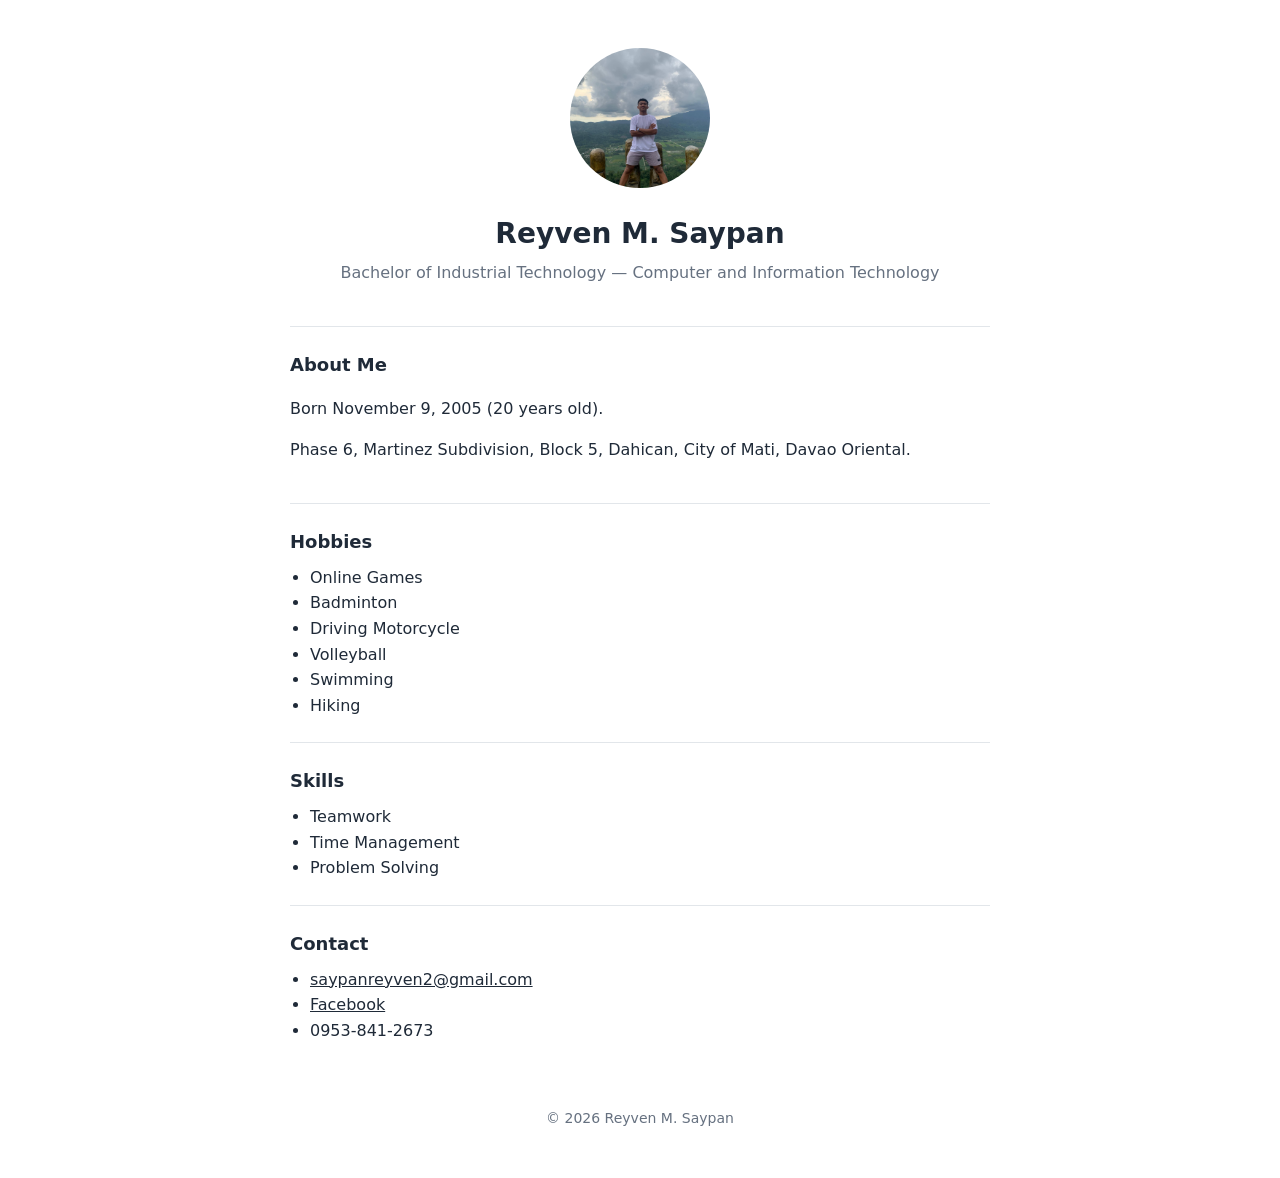
<file: index.html>
<!DOCTYPE html>
<html lang="en">
<head>
<meta charset="UTF-8">
<meta name="viewport" content="width=device-width, initial-scale=1.0">
<title>Reyven M. Saypan</title>
<link rel="stylesheet" href="style.css">
</head>
<body>

<header>
    <img src="reyvensaypan.jpg" alt="Reyven M. Saypan" class="photo">
    <h1>Reyven M. Saypan</h1>
    <p>Bachelor of Industrial Technology — Computer and Information Technology</p>
</header>

<main>
    <section>
        <h2>About Me</h2>
        <p>Born November 9, 2005 (20 years old).</p>
        <p>Phase 6, Martinez Subdivision, Block 5, Dahican, City of Mati, Davao Oriental.</p>
    </section>

    <section>
        <h2>Hobbies</h2>
        <ul>
            <li>Online Games</li>
            <li>Badminton</li>
            <li>Driving Motorcycle</li>
            <li>Volleyball</li>
            <li>Swimming</li>
            <li>Hiking</li>
        </ul>
    </section>

    <section>
        <h2>Skills</h2>
        <ul>
            <li>Teamwork</li>
            <li>Time Management</li>
            <li>Problem Solving</li>
        </ul>
    </section>

    <section>
        <h2>Contact</h2>
        <ul>
            <li><a href="mailto:saypanreyven2@gmail.com">saypanreyven2@gmail.com</a></li>
            <li><a href="https://www.facebook.com/reyven.m.saypan">Facebook</a></li>
            <li>0953-841-2673</li>
        </ul>
    </section>
</main>

<footer>© 2026 Reyven M. Saypan</footer>

</body>
</html>
</file>
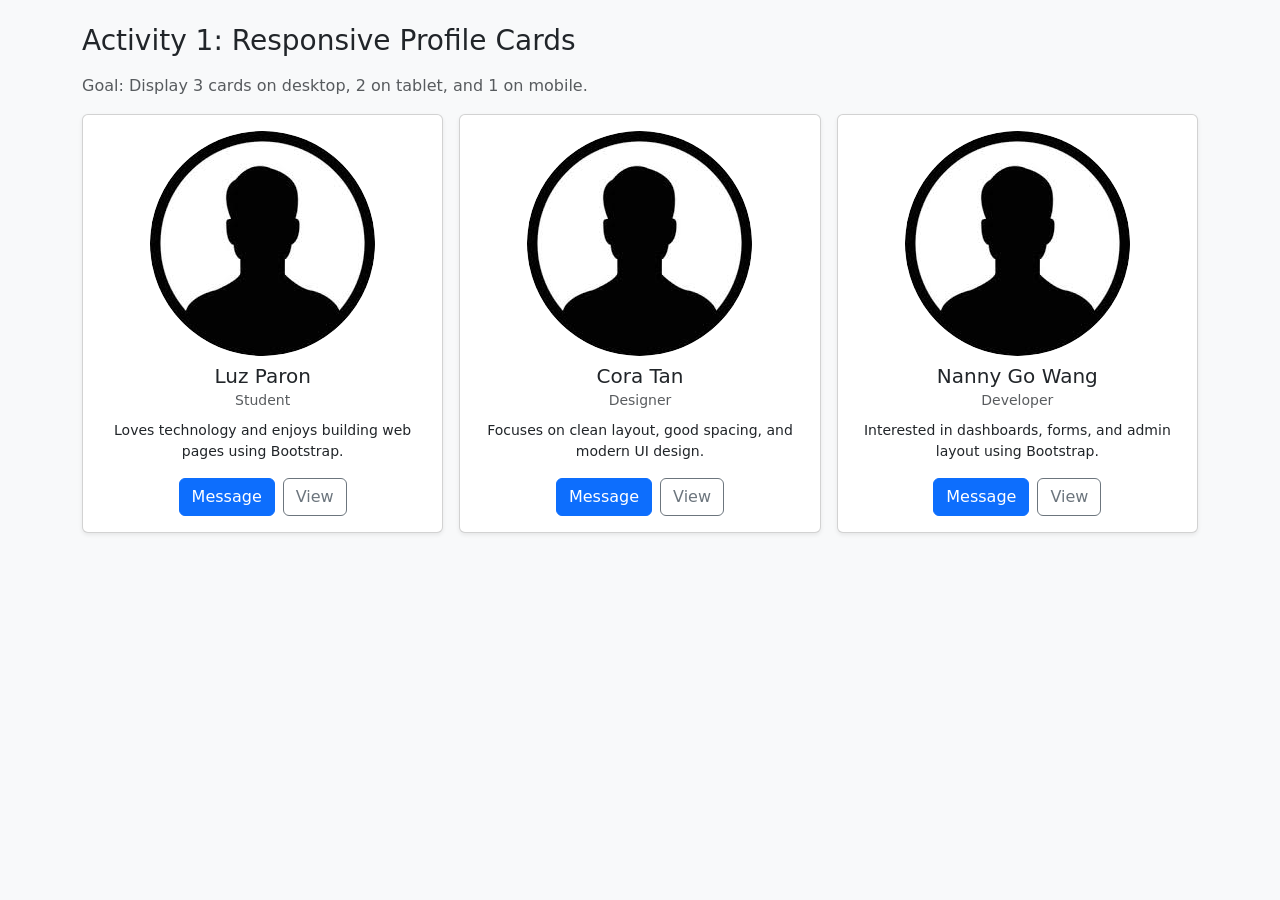
<file: reyvensaypan_php/bootstrap_activities/activity1.html>
<!DOCTYPE html>
<html lang="en">
<head>
  <meta charset="UTF-8" />
  <meta name="viewport" content="width=device-width, initial-scale=1.0" />
  <title>Activity 1 - Profile Cards</title>
  <link rel="stylesheet" href="assets/bootstrap/css/bootstrap.min.css">
</head>
<body class="bg-light">

  <div class="container py-4">
    <h3 class="mb-3">Activity 1: Responsive Profile Cards</h3>
    <p class="text-muted">Goal: Display 3 cards on desktop, 2 on tablet, and 1 on mobile.</p>

    <div class="row g-3">
      <!-- CARD 1 -->
      <div class="col-12 col-md-6 col-lg-4">
        <div class="card shadow-sm h-100">
          <div class="card-body text-center">
            <img src="image/profile.jpg" class="rounded-circle mb-2" alt="Profile">
            <h5 class="mb-0">Luz Paron</h5>
            <small class="text-muted">Student</small>

            <p class="mt-2 small">
              Loves technology and enjoys building web pages using Bootstrap.
            </p>

            <div class="d-grid gap-2 d-sm-flex justify-content-sm-center">
              <button class="btn btn-primary">Message</button>
              <button class="btn btn-outline-secondary">View</button>
            </div>
          </div>
        </div>
      </div>

      <!-- CARD 2 -->
      <div class="col-12 col-md-6 col-lg-4">
        <div class="card shadow-sm h-100">
          <div class="card-body text-center">
            <img src="image/profile.jpg" class="rounded-circle mb-2" alt="Profile">
            <h5 class="mb-0">Cora Tan</h5>
            <small class="text-muted">Designer</small>

            <p class="mt-2 small">
              Focuses on clean layout, good spacing, and modern UI design.
            </p>

            <div class="d-grid gap-2 d-sm-flex justify-content-sm-center">
              <button class="btn btn-primary">Message</button>
              <button class="btn btn-outline-secondary">View</button>
            </div>
          </div>
        </div>
      </div>

      <!-- CARD 3 -->
      <div class="col-12 col-md-6 col-lg-4">
        <div class="card shadow-sm h-100">
          <div class="card-body text-center">
            <img src="image/profile.jpg" class="rounded-circle mb-2" alt="Profile">
            <h5 class="mb-0">Nanny Go Wang</h5>
            <small class="text-muted">Developer</small>

            <p class="mt-2 small">
              Interested in dashboards, forms, and admin layout using Bootstrap.
            </p>

            <div class="d-grid gap-2 d-sm-flex justify-content-sm-center">
              <button class="btn btn-primary">Message</button>
              <button class="btn btn-outline-secondary">View</button>
            </div>
          </div>
        </div>
      </div>
    </div>
  </div>

  <script src="assets/bootstrap/js/bootstrap.bundle.min.js"></script>
</body>
</html>
</file>
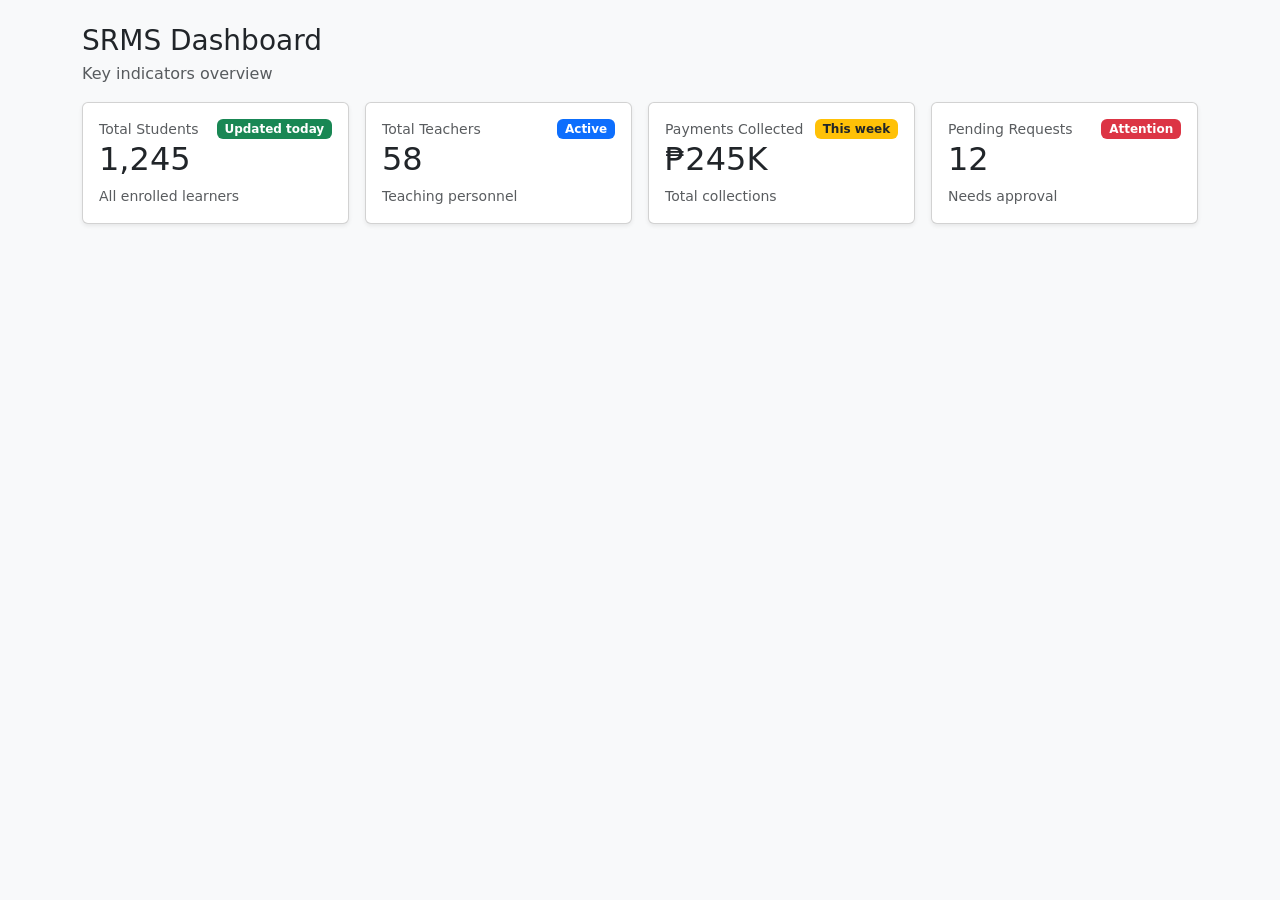
<file: reyvensaypan_php/bootstrap_activities/activity2.html>
<!DOCTYPE html>
<html lang="en">
<head>
  <meta charset="UTF-8" />
  <meta name="viewport" content="width=device-width, initial-scale=1.0" />
  <title>Activity 2 - KPI Dashboard</title>
  <link rel="stylesheet" href="assets/bootstrap/css/bootstrap.min.css">
</head>
<body class="bg-light">

  <div class="container py-4">
    <h3 class="mb-1">SRMS Dashboard</h3>
    <p class="text-muted">Key indicators overview</p>

    <div class="row g-3">
      <!-- KPI 1 -->
      <div class="col-12 col-md-6 col-lg-3">
        <div class="card shadow-sm">
          <div class="card-body">
            <div class="d-flex justify-content-between align-items-start">
              <div>
                <div class="text-muted small">Total Students</div>
                <h2 class="mb-0">1,245</h2>
              </div>
              <span class="badge bg-success">Updated today</span>
            </div>
            <div class="small text-muted mt-2">All enrolled learners</div>
          </div>
        </div>
      </div>

      <!-- KPI 2 -->
      <div class="col-12 col-md-6 col-lg-3">
        <div class="card shadow-sm">
          <div class="card-body">
            <div class="d-flex justify-content-between align-items-start">
              <div>
                <div class="text-muted small">Total Teachers</div>
                <h2 class="mb-0">58</h2>
              </div>
              <span class="badge bg-primary">Active</span>
            </div>
            <div class="small text-muted mt-2">Teaching personnel</div>
          </div>
        </div>
      </div>

      <!-- KPI 3 -->
      <div class="col-12 col-md-6 col-lg-3">
        <div class="card shadow-sm">
          <div class="card-body">
            <div class="d-flex justify-content-between align-items-start">
              <div>
                <div class="text-muted small">Payments Collected</div>
                <h2 class="mb-0">₱245K</h2>
              </div>
              <span class="badge bg-warning text-dark">This week</span>
            </div>
            <div class="small text-muted mt-2">Total collections</div>
          </div>
        </div>
      </div>

      <!-- KPI 4 -->
      <div class="col-12 col-md-6 col-lg-3">
        <div class="card shadow-sm">
          <div class="card-body">
            <div class="d-flex justify-content-between align-items-start">
              <div>
                <div class="text-muted small">Pending Requests</div>
                <h2 class="mb-0">12</h2>
              </div>
              <span class="badge bg-danger">Attention</span>
            </div>
            <div class="small text-muted mt-2">Needs approval</div>
          </div>
        </div>
      </div>
    </div>
  </div>

  <script src="assets/bootstrap/js/bootstrap.bundle.min.js"></script>
</body>
</html>
</file>
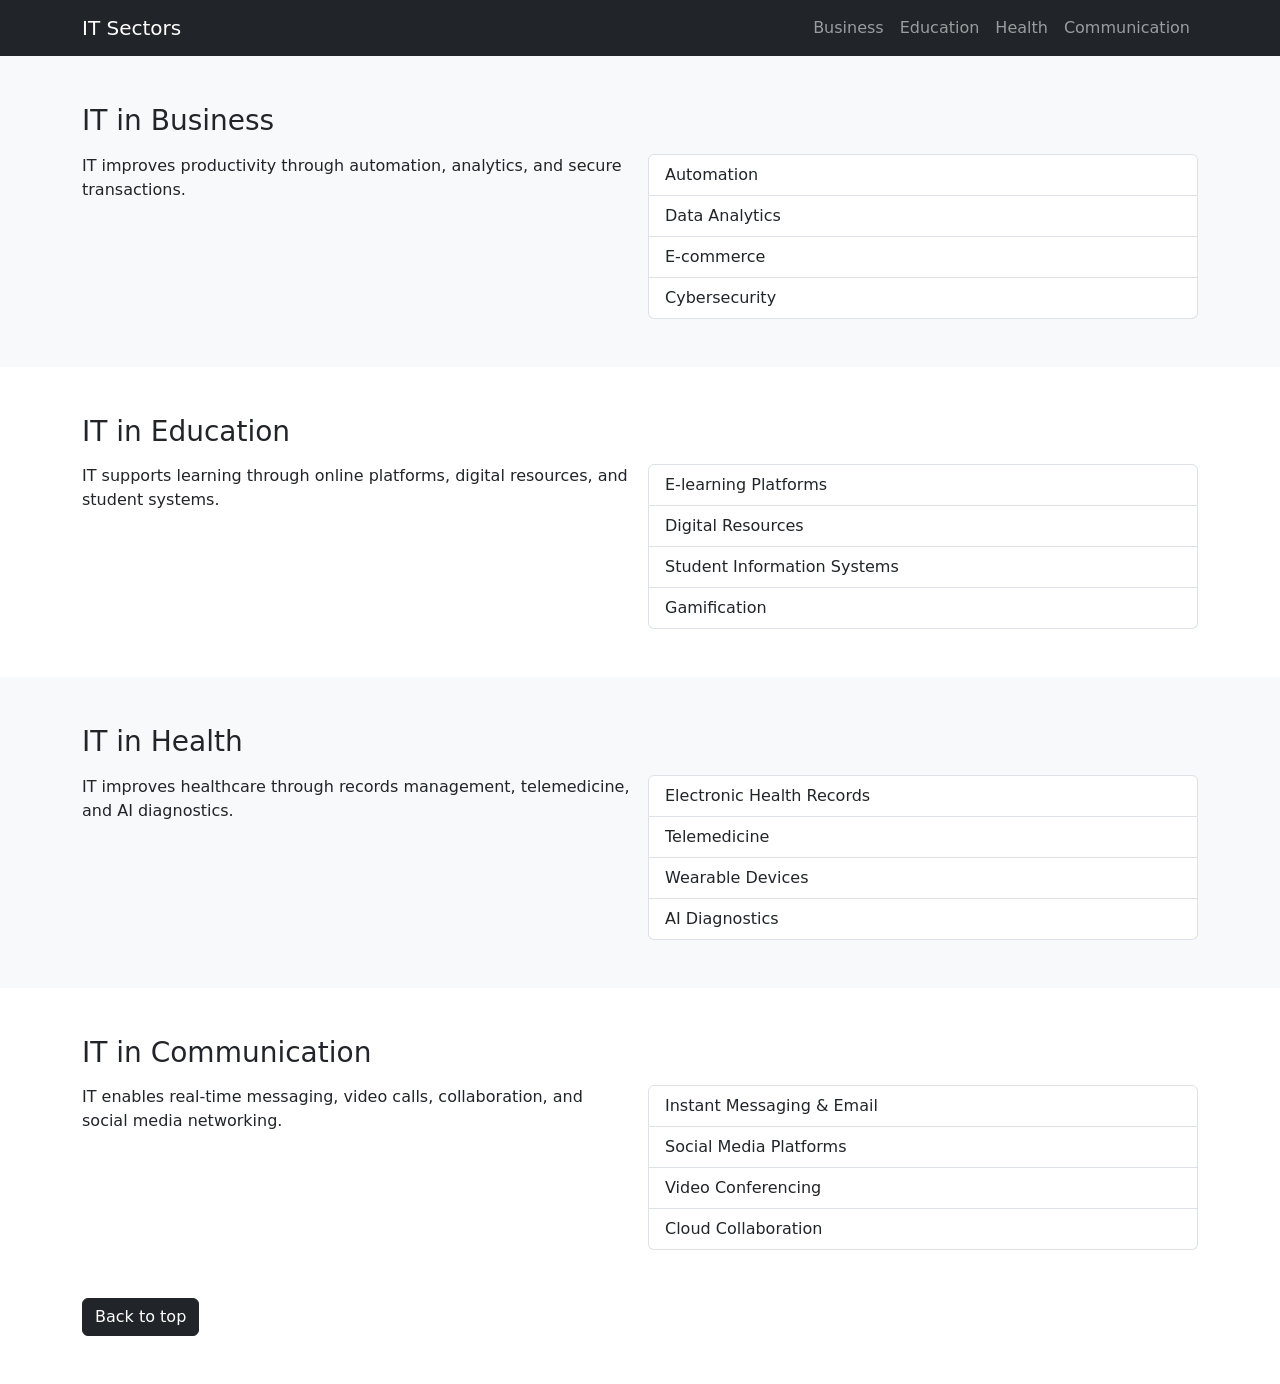
<file: reyvensaypan_php/bootstrap_activities/activity3.html>
<!DOCTYPE html>
<html lang="en">
<head>
  <meta charset="UTF-8" />
  <meta name="viewport" content="width=device-width, initial-scale=1.0" />
  <title>Activity 3 - IT Sectors</title>
  <link rel="stylesheet" href="assets/bootstrap/css/bootstrap.min.css">
</head>
<body>

  <nav class="navbar navbar-expand-lg navbar-dark bg-dark sticky-top">
    <div class="container">
      <a class="navbar-brand" href="#">IT Sectors</a>

      <button class="navbar-toggler" type="button" data-bs-toggle="collapse" data-bs-target="#navMenu">
        <span class="navbar-toggler-icon"></span>
      </button>

      <div class="collapse navbar-collapse" id="navMenu">
        <ul class="navbar-nav ms-auto">
          <li class="nav-item"><a class="nav-link" href="#business">Business</a></li>
          <li class="nav-item"><a class="nav-link" href="#education">Education</a></li>
          <li class="nav-item"><a class="nav-link" href="#health">Health</a></li>
          <li class="nav-item"><a class="nav-link" href="#communication">Communication</a></li>
        </ul>
      </div>
    </div>
  </nav>

  <!-- BUSINESS -->
  <section id="business" class="py-5 bg-light">
    <div class="container">
      <h3 class="mb-3">IT in Business</h3>
      <div class="row g-3">
        <div class="col-md-6">
          <p>IT improves productivity through automation, analytics, and secure transactions.</p>
        </div>
        <div class="col-md-6">
          <ul class="list-group">
            <li class="list-group-item">Automation</li>
            <li class="list-group-item">Data Analytics</li>
            <li class="list-group-item">E-commerce</li>
            <li class="list-group-item">Cybersecurity</li>
          </ul>
        </div>
      </div>
    </div>
  </section>

  <!-- EDUCATION -->
  <section id="education" class="py-5">
    <div class="container">
      <h3 class="mb-3">IT in Education</h3>
      <div class="row g-3">
        <div class="col-md-6">
          <p>IT supports learning through online platforms, digital resources, and student systems.</p>
        </div>
        <div class="col-md-6">
          <ul class="list-group">
            <li class="list-group-item">E-learning Platforms</li>
            <li class="list-group-item">Digital Resources</li>
            <li class="list-group-item">Student Information Systems</li>
            <li class="list-group-item">Gamification</li>
          </ul>
        </div>
      </div>
    </div>
  </section>

  <!-- HEALTH -->
  <section id="health" class="py-5 bg-light">
    <div class="container">
      <h3 class="mb-3">IT in Health</h3>
      <div class="row g-3">
        <div class="col-md-6">
          <p>IT improves healthcare through records management, telemedicine, and AI diagnostics.</p>
        </div>
        <div class="col-md-6">
          <ul class="list-group">
            <li class="list-group-item">Electronic Health Records</li>
            <li class="list-group-item">Telemedicine</li>
            <li class="list-group-item">Wearable Devices</li>
            <li class="list-group-item">AI Diagnostics</li>
          </ul>
        </div>
      </div>
    </div>
  </section>

  <!-- COMMUNICATION -->
  <section id="communication" class="py-5">
    <div class="container">
      <h3 class="mb-3">IT in Communication</h3>
      <div class="row g-3">
        <div class="col-md-6">
          <p>IT enables real-time messaging, video calls, collaboration, and social media networking.</p>
        </div>
        <div class="col-md-6">
          <ul class="list-group">
            <li class="list-group-item">Instant Messaging & Email</li>
            <li class="list-group-item">Social Media Platforms</li>
            <li class="list-group-item">Video Conferencing</li>
            <li class="list-group-item">Cloud Collaboration</li>
          </ul>
        </div>
      </div>
    </div>
  </section>

  <div class="container pb-5">
    <a href="#" class="btn btn-dark">Back to top</a>
  </div>

  <script src="assets/bootstrap/js/bootstrap.bundle.min.js"></script>
</body>
</html>
</file>
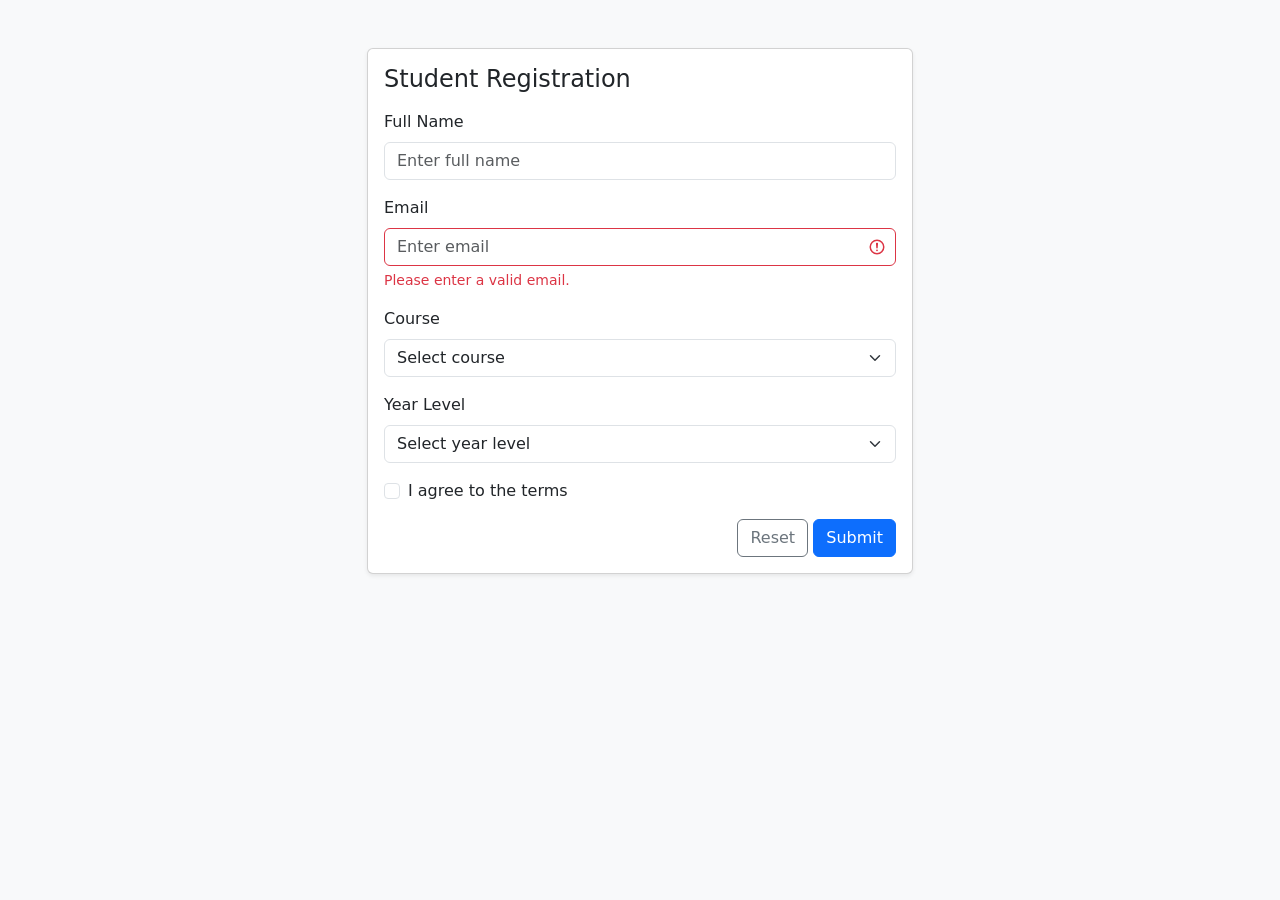
<file: reyvensaypan_php/bootstrap_activities/activity4.html>
<!DOCTYPE html>
<html lang="en">
<head>
  <meta charset="UTF-8" />
  <meta name="viewport" content="width=device-width, initial-scale=1.0" />
  <title>Activity 4 - Registration Form</title>
  <link rel="stylesheet" href="assets/bootstrap/css/bootstrap.min.css">
</head>
<body class="bg-light">

  <div class="container py-5">
    <div class="row justify-content-center">
      <div class="col-12 col-md-8 col-lg-6">
        <div class="card shadow-sm">
          <div class="card-body">
            <h4 class="mb-3">Student Registration</h4>

            <form>
              <div class="mb-3">
                <label class="form-label">Full Name</label>
                <input type="text" class="form-control" placeholder="Enter full name">
              </div>

              <div class="mb-3">
                <label class="form-label">Email</label>
                <input type="email" class="form-control is-invalid" placeholder="Enter email">
                <div class="invalid-feedback">Please enter a valid email.</div>
              </div>

              <div class="mb-3">
                <label class="form-label">Course</label>
                <select class="form-select">
                  <option selected disabled>Select course</option>
                  <option>BSIT</option>
                  <option>BSBA</option>
                  <option>Education</option>
                </select>
              </div>

              <div class="mb-3">
                <label class="form-label">Year Level</label>
                <select class="form-select">
                  <option selected disabled>Select year level</option>
                  <option>1st Year</option>
                  <option>2nd Year</option>
                  <option>3rd Year</option>
                  <option>4th Year</option>
                </select>
              </div>

              <div class="form-check mb-3">
                <input class="form-check-input" type="checkbox" id="agree">
                <label class="form-check-label" for="agree">I agree to the terms</label>
              </div>

              <div class="text-end">
                <button type="reset" class="btn btn-outline-secondary">Reset</button>
                <button type="submit" class="btn btn-primary">Submit</button>
              </div>
            </form>

          </div>
        </div>
      </div>
    </div>
  </div>

  <script src="assets/bootstrap/js/bootstrap.bundle.min.js"></script>
</body>
</html>
</file>
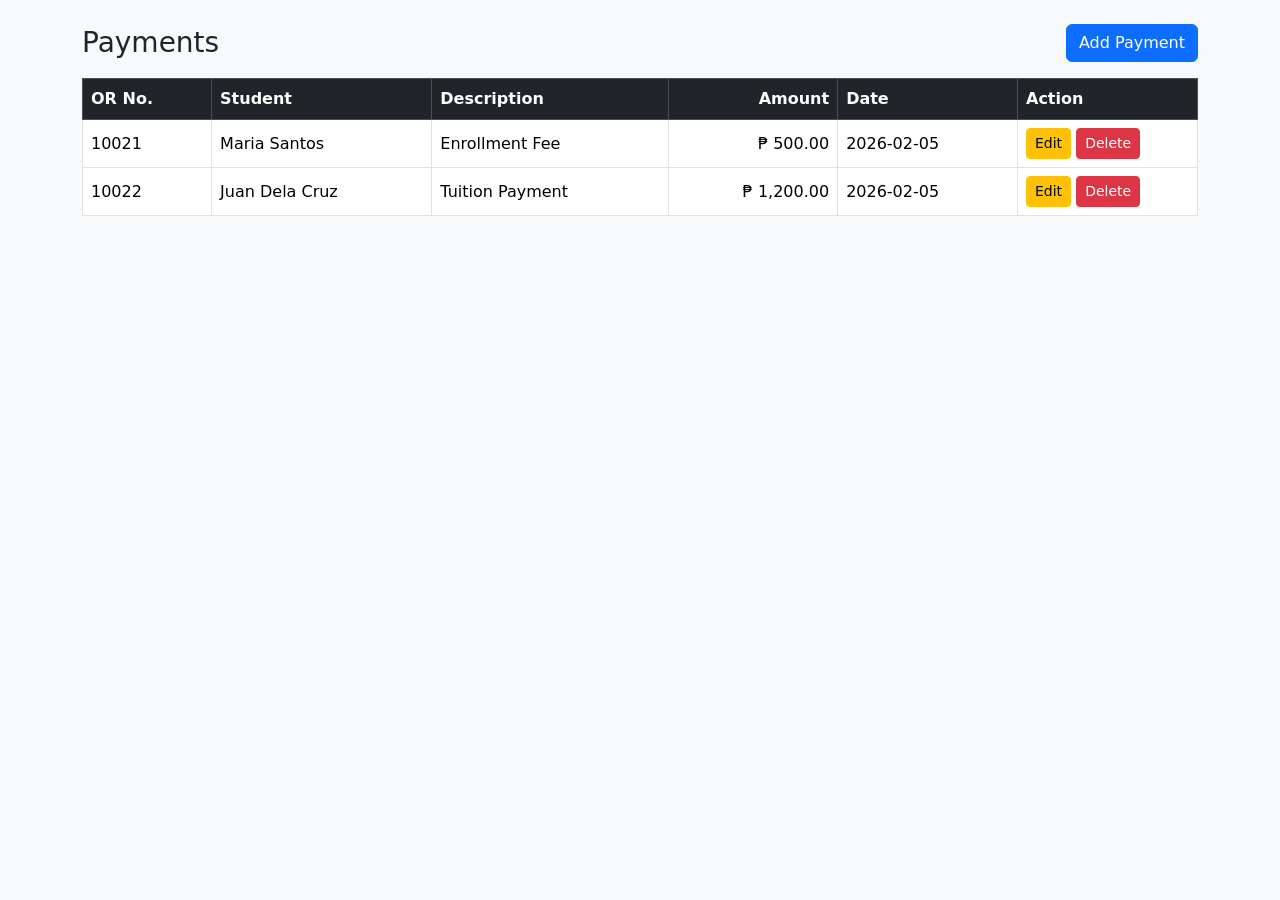
<file: reyvensaypan_php/bootstrap_activities/activity5.html>
<!DOCTYPE html>
<html lang="en">
<head>
  <meta charset="UTF-8" />
  <meta name="viewport" content="width=device-width, initial-scale=1.0" />
  <title>Activity 5 - Payments + Modal</title>
  <link rel="stylesheet" href="assets/bootstrap/css/bootstrap.min.css">
</head>
<body class="bg-light">

  <div class="container py-4">
    <div class="d-flex justify-content-between align-items-center mb-3">
      <h3 class="mb-0">Payments</h3>
      <button class="btn btn-primary" data-bs-toggle="modal" data-bs-target="#addPaymentModal">
        Add Payment
      </button>
    </div>

    <div class="table-responsive">
      <table class="table table-bordered table-hover align-middle">
        <thead class="table-dark">
          <tr>
            <th>OR No.</th>
            <th>Student</th>
            <th>Description</th>
            <th class="text-end">Amount</th>
            <th>Date</th>
            <th style="width:180px;">Action</th>
          </tr>
        </thead>
        <tbody>
          <tr>
            <td>10021</td>
            <td>Maria Santos</td>
            <td>Enrollment Fee</td>
            <td class="text-end">₱ 500.00</td>
            <td>2026-02-05</td>
            <td>
              <button class="btn btn-warning btn-sm">Edit</button>
              <button class="btn btn-danger btn-sm">Delete</button>
            </td>
          </tr>
          <tr>
            <td>10022</td>
            <td>Juan Dela Cruz</td>
            <td>Tuition Payment</td>
            <td class="text-end">₱ 1,200.00</td>
            <td>2026-02-05</td>
            <td>
              <button class="btn btn-warning btn-sm">Edit</button>
              <button class="btn btn-danger btn-sm">Delete</button>
            </td>
          </tr>
        </tbody>
      </table>
    </div>
  </div>

  <!-- MODAL -->
  <div class="modal fade" id="addPaymentModal" tabindex="-1" aria-hidden="true">
    <div class="modal-dialog">
      <div class="modal-content">

        <div class="modal-header">
          <h5 class="modal-title">Add Payment</h5>
          <button type="button" class="btn-close" data-bs-dismiss="modal"></button>
        </div>

        <div class="modal-body">
          <div class="mb-3">
            <label class="form-label">OR No.</label>
            <input type="text" class="form-control" placeholder="Enter OR number">
          </div>

          <div class="mb-3">
            <label class="form-label">Student Name</label>
            <input type="text" class="form-control" placeholder="Enter student name">
          </div>

          <div class="mb-3">
            <label class="form-label">Description</label>
            <input type="text" class="form-control" placeholder="e.g., Tuition Payment">
          </div>

          <div class="mb-3">
            <label class="form-label">Amount</label>
            <input type="number" class="form-control" placeholder="0.00">
          </div>

          <div class="mb-3">
            <label class="form-label">Payment Type</label>
            <select class="form-select">
              <option selected>CASH</option>
              <option>GCASH</option>
              <option>BANK TRANSFER</option>
              <option>CARD</option>
            </select>
          </div>
        </div>

        <div class="modal-footer">
          <button class="btn btn-outline-secondary" data-bs-dismiss="modal">Cancel</button>
          <button class="btn btn-primary">Save</button>
        </div>

      </div>
    </div>
  </div>

  <script src="assets/bootstrap/js/bootstrap.bundle.min.js"></script>
</body>
</html>
</file>
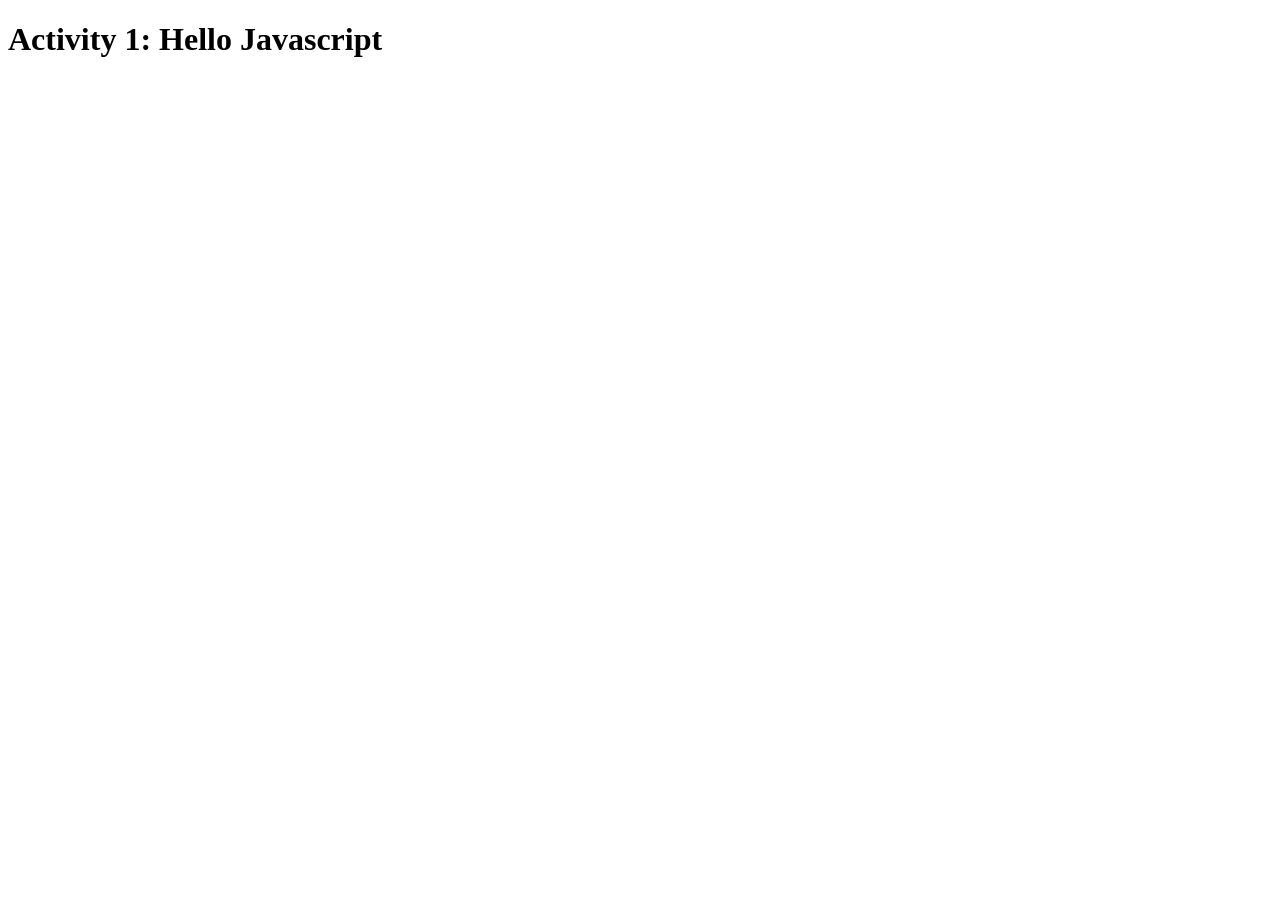
<file: reyvensaypan_php/javascript_activities/activity1.html>
<!DOCTYPE html>
<html lang="en">
<head>
    <meta charset="UTF-8">
    <meta name="viewport" content="width=device-width, initial-scale=1.0">
    <title>Activity 1</title>
</head>
<body>
    <h1> Activity 1: Hello Javascript</h1>
    <script>
        alert ("Hello, Javascript!") ;
    </script>
</body>
</html>
</file>
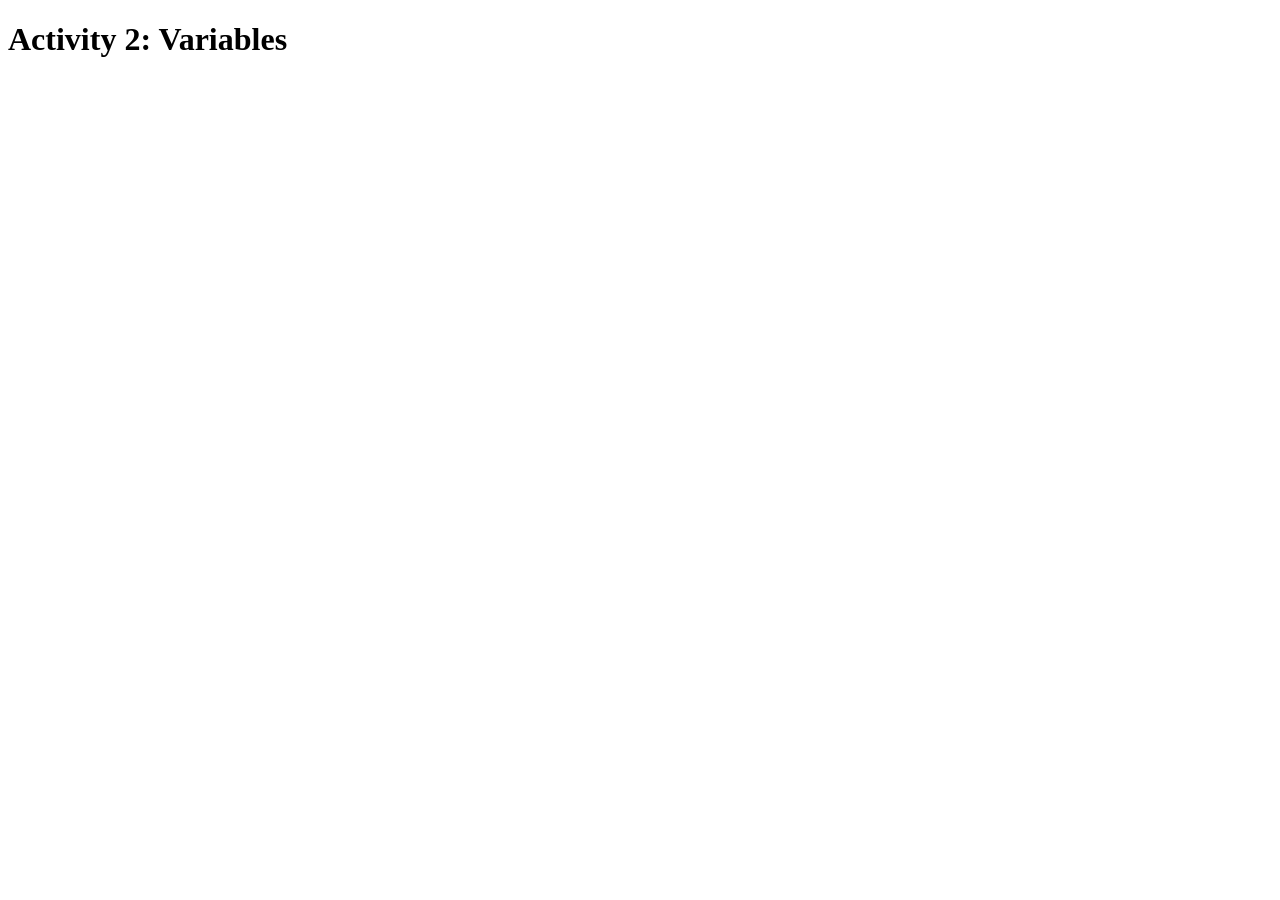
<file: reyvensaypan_php/javascript_activities/activity2.html>
<!DOCTYPE html>
<html>
<head>
 <title>Activity 2</title>
</head>
<body>
 <h1>Activity 2: Variables</h1>
 <script>
    
 let name = "Krystelle";
 const age = 18;
 let isStudent = true;

 console.log("Name:", name);
 console.log("Age:", age);
 console.log("IsStudent:", isStudent);

 console.log("Type of name:", typeof name);
 console.log("Type of age:", typeof age);
 console.log("Type of isStudent:", typeof isStudent);
 </script>
</body>
</html
</file>
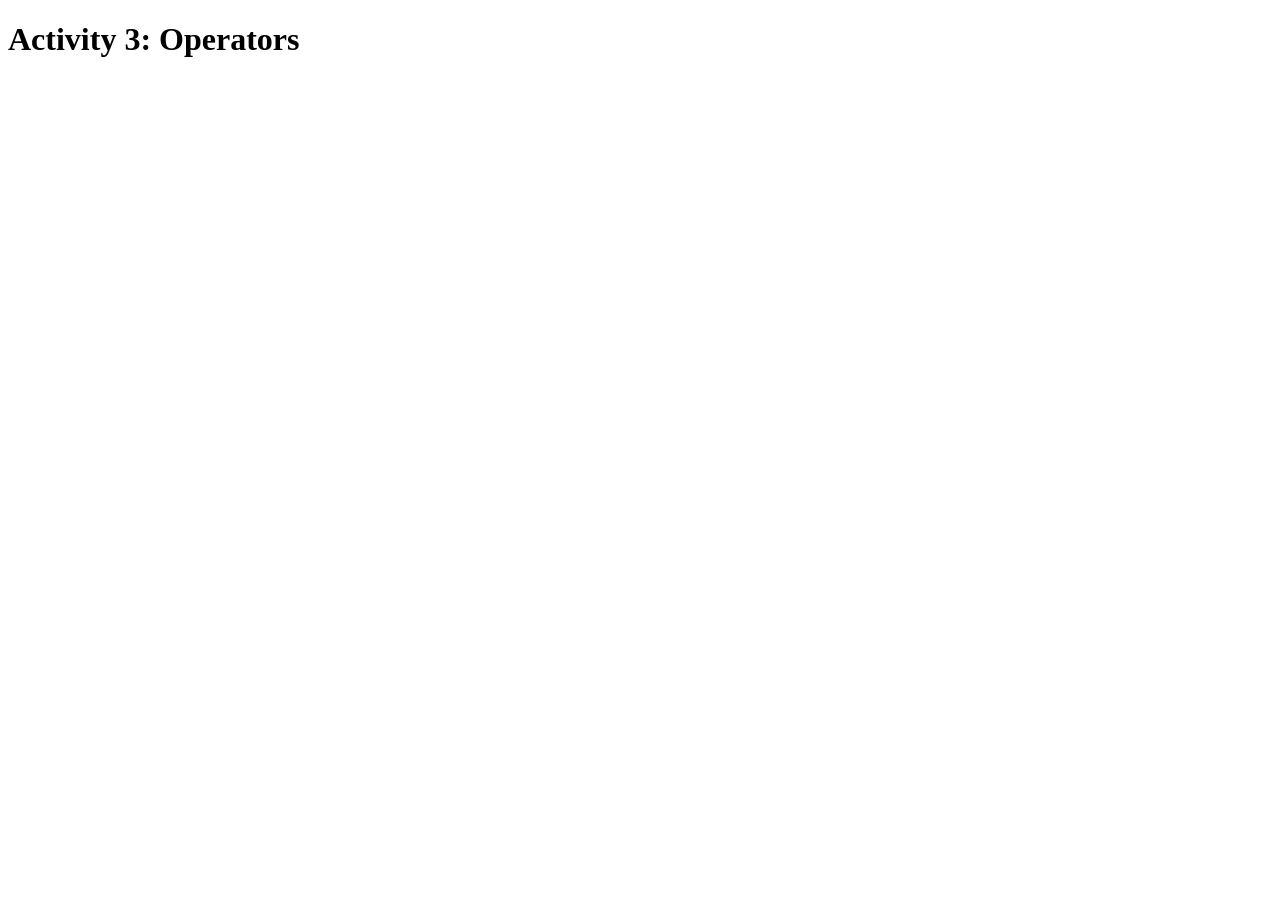
<file: reyvensaypan_php/javascript_activities/activity3.html>
<!DOCTYPE html>
<html>
<head>
    
    <title>Activity 3</title>
</head>
<body>
     <h1>Activity 3: Operators</h1>
     <script>
        let x = 10;
        let y = 5;

        console.log("x + y =", x + y);
        console.log("x - y =", x - y);
        console.log("x * y =", x * y);
        console.log("x / y =", x / y);
        console.log("x # y =", x % y);

        console.log("x > y ?", x > y);
        console.log("x === 10 ?", x === 10);
        console.log("x == '10' ?", x == "10");
        console.log("x === '10' ?", x === "10");

     </script>



</body>
   
</html>
</file>
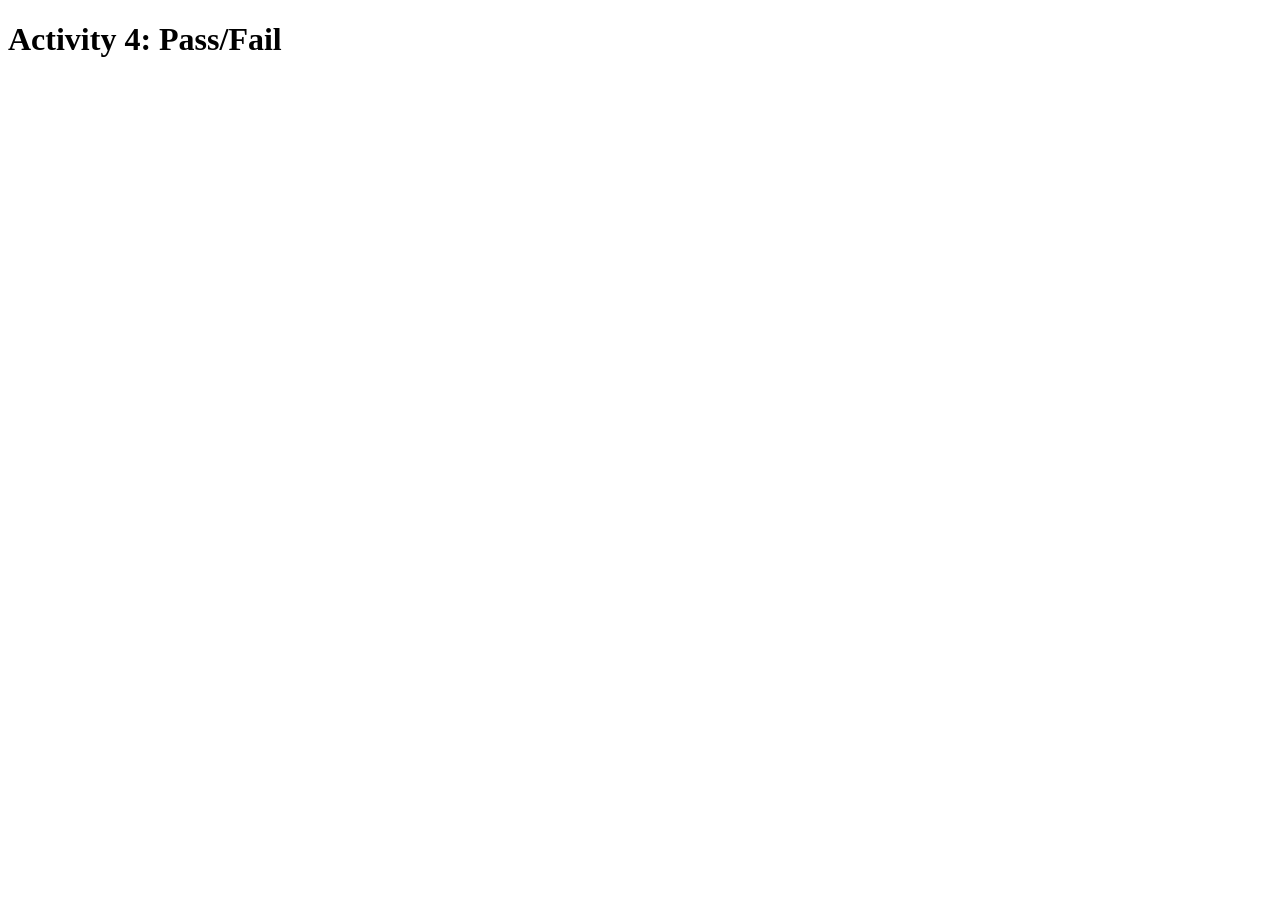
<file: reyvensaypan_php/javascript_activities/activity4.html>
<!DOCTYPE html>
<html>
<head>
  
    <title>Activity 4</title>
</head>

<body>
    <h1> Activity 4: Pass/Fail</h1>
<script>
let grade = 90; 

if (grade >= 75)
{console.log("Passed");}
else
{console.log("Failed");}

</script>
</body>
</html>
</file>
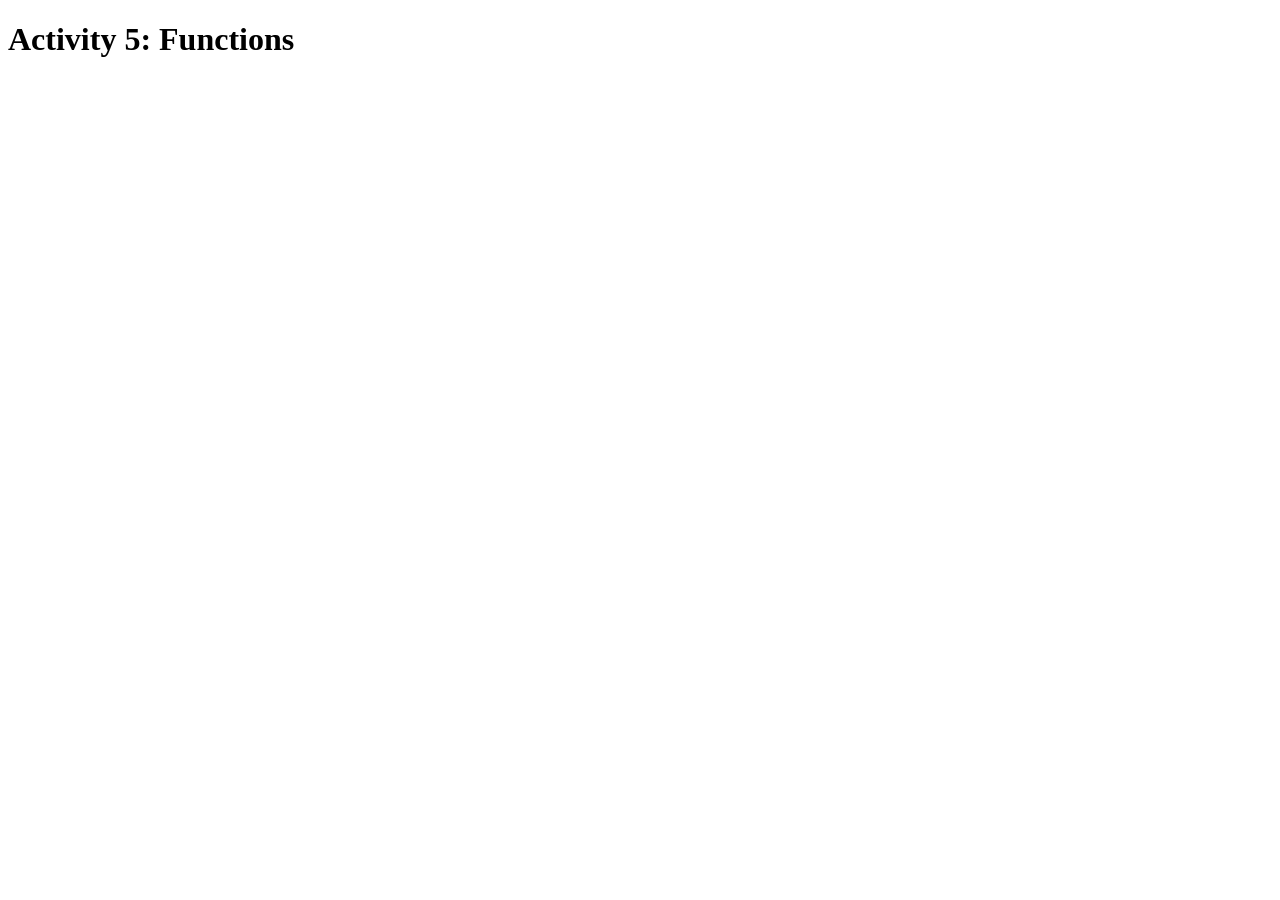
<file: reyvensaypan_php/javascript_activities/activity5.html>
<!DOCTYPE html>
<html>
<head>
   
    <title>Activity 5</title>

</head>
<body>
    <h1> Activity 5: Functions</h1>
<script>
    function greet (name)
{return "Hello, " + name + "!"}
console.log(greet ("Krystelle"));

function greet (name)
{return "Hello, " + name + "!"}
console.log(greet ("April"));


    </script>

</body>
</html>
</file>
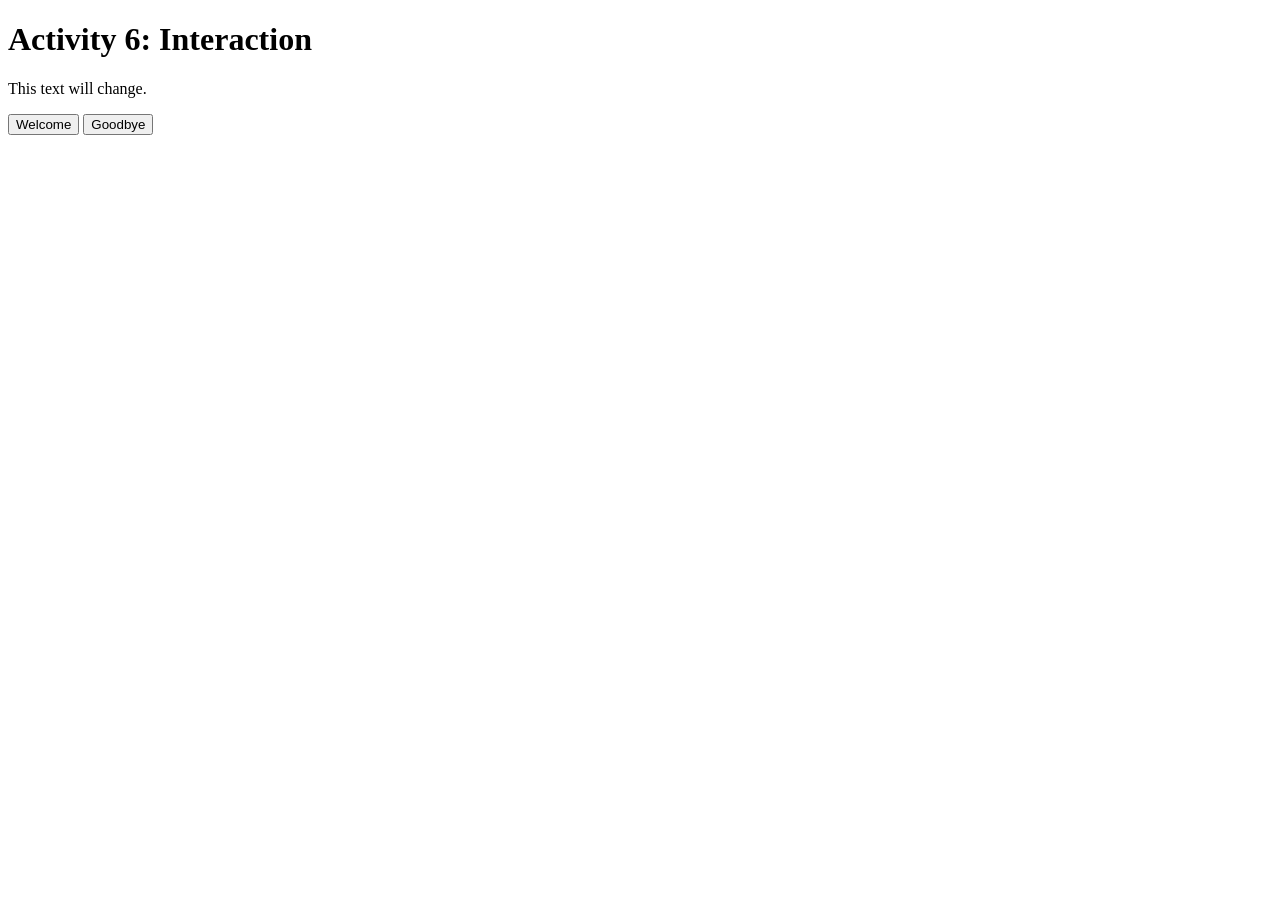
<file: reyvensaypan_php/javascript_activities/activity6.html>
<!DOCTYPE html>
<html>
<head>
    
    <title>Activity 6</title>

</head>
<body>
    <h1>Activity 6: Interaction</h1>
<p id="message">This text will change. </p>

<button onclick="welcomeMessage()">Welcome</button>

<button onclick="goodbyeMessage()">Goodbye
    
</button>

<script>
     function welcomeMessage()
    {
        document.getElementById("message").textContent = "Welcome to DOIT College!";
    }


    function goodbyeMessage()
    {
        document.getElementById("message").textContent = "Goodbye!";
    }

</script>

</body>
</html>
</file>
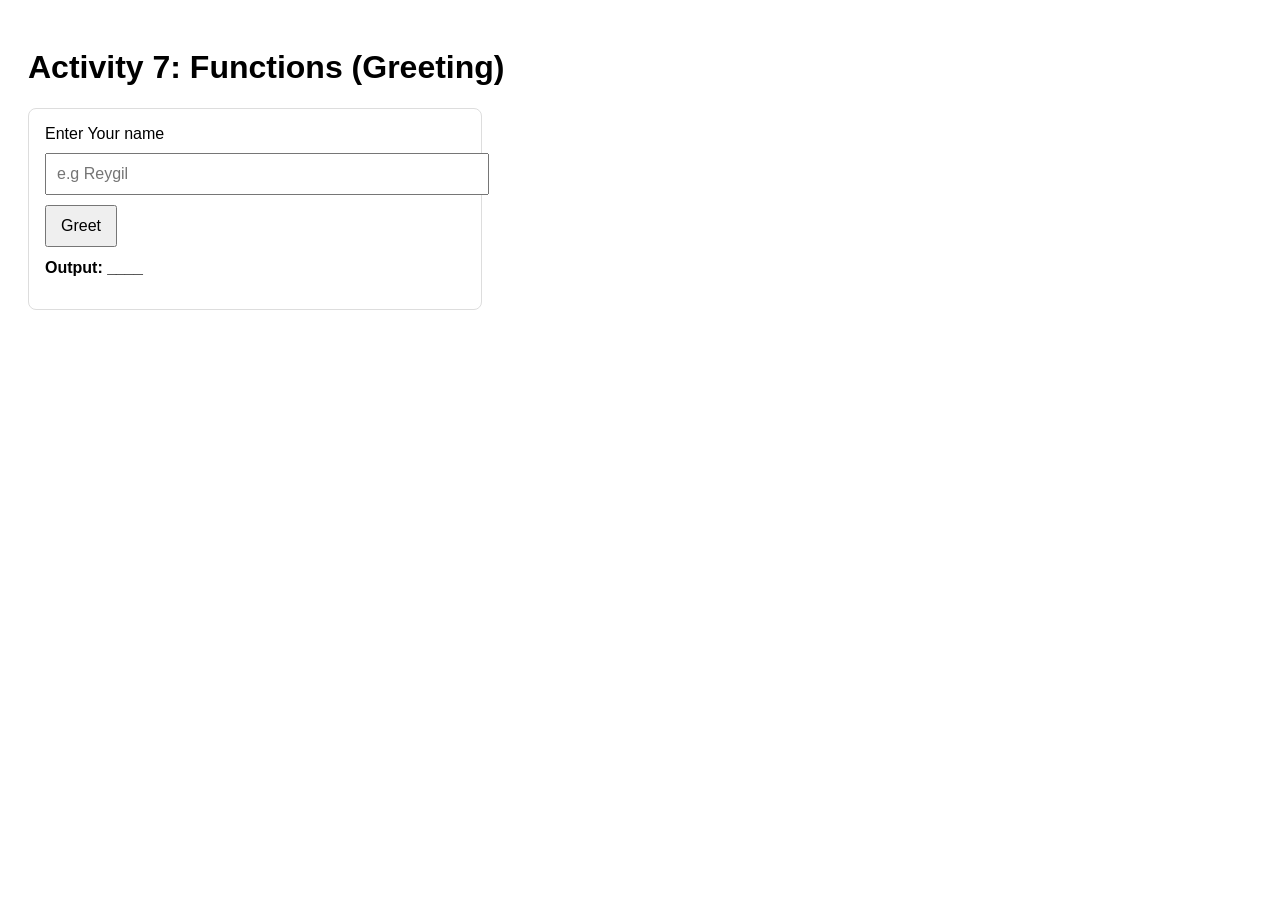
<file: reyvensaypan_php/javascript_activities/activity7.html>
<!DOCTYPE html>
<html >
<head>
   
    <title>Activity 7</title>

    <style>
        
        body { font-family: arial, sans-serif; padding: 20px;}
        .box{ max-width: 420px;padding: 16px; border: 1px solid #ddd; border-radius: 8px;}
        input{ width: 100%; padding: 10px; margin: 10px 0; font-size: 16px;}
        button{ padding: 10px 14px;font-size: 16px;cursor: pointer;}
        #output { margin-top: 12px;font-weight: bold;}

</style>
</head>

<body>
<h1>Activity 7: Functions (Greeting)</h1>
<div class="box">
    <label for="nameInput">Enter Your name</label>
<input type="text" id="nameInput" placeholder="e.g Reygil">
<button onclick="showGreeting()">Greet</button>
<p id="output">Output: ____ </p>
</div>    
<script>
    function greet(name) {
        return " Hello," + name +"!";
    }
    function showGreeting() {
        const name = document.getElementById("nameInput").value.trim();
        const outputEl = document.getElementById("output");
        if (name === "") {
            outputEl.textContent = "Output: Please enter a name.";
            return;
        }
        outputEl.textContent = "Output:" + greet(name);
    }
</script>
</body>
</html>
</file>
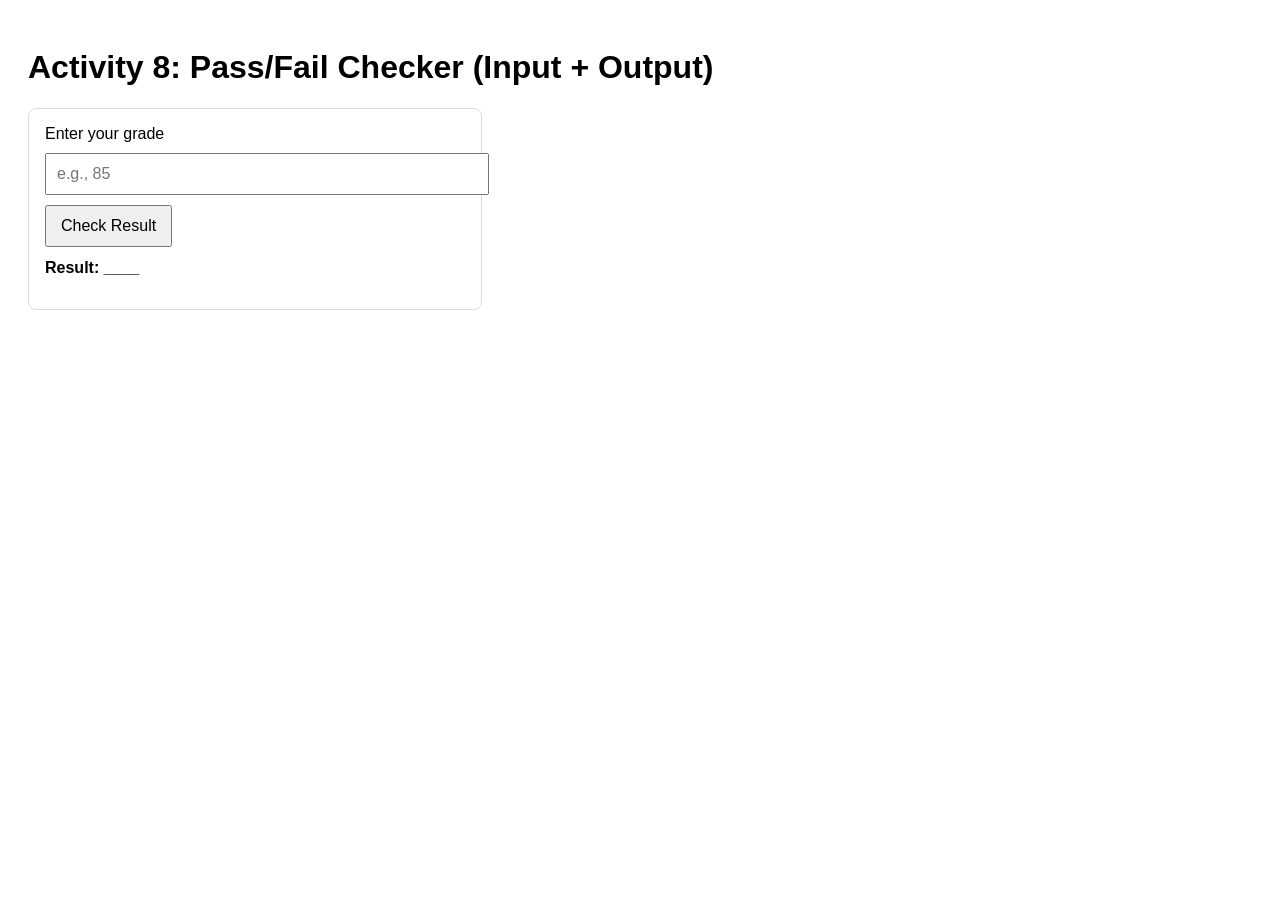
<file: reyvensaypan_php/javascript_activities/activity8.html>
<!DOCTYPE html>
<html>
<head>
   
    <title>Activity 8</title>
    <style>
        body{ font-family: Arial, sans-serif; padding: 20px;}
        .box { max-width: 420px;padding: 16px;border: 1px solid #ddd;border-radius: 8px;}
        input{ width: 100%; padding: 10px;margin: 10px 0;font-size: 16px;}
        button{ padding: 10px 14px; font-size: 16px; cursor: pointer;}
        #result{ margin-top: 12px;font-weight: bold;}
    </style>
</head>
<body>
    <h1> Activity 8: Pass/Fail Checker (Input + Output) </h1>
    <div class="box">
        <label for="gradeInput">Enter your grade</label>
        <input type="number" id="gradeInput" placeholder="e.g., 85" min="0" max="100"> 
        <button onclick="checkGrade()">Check Result</button>
<p id="result">Result: ____</p>
    </div>
    <script>
        function checkGrade() {
            const gradeValue = document.getElementById("gradeInput").value;
            const resultEl = document.getElementById("result");
            //If Empty
            if (gradeValue === "") {
                resultEl.textContent = "Result: Please enter a grade.";
                return;
            }
            const grade = Number(gradeValue);
            //if invalid
            if (isNaN(grade)|| grade < 0 || grade > 100) {
                resultEl.textContent = "Result: Please enter a valid grade (0 to 100).";
                return;
            }
            // Pass/Fail Condition
            if (grade >= 75) {

                resultEl.textContent = "Result: Passed";
            } else 
            {
                
                resultEl.textContent = "Result: Failed";
            }
        }
    </script>
</body>
</html>
</file>
<file: style.css>
:root {
    --text: #1f2a38;
    --muted: #667180;
    --line: #e2e6ea;
}

body {
    margin: 0 auto;
    padding: 48px 20px;
    max-width: 700px;
    font-family: system-ui, Arial, sans-serif;
    line-height: 1.6;
    color: var(--text);
    background: #fff;
}

header {
    text-align: center;
    margin-bottom: 40px;
}

.photo {
    width: 140px;
    height: 140px;
    border-radius: 50%;
    object-fit: cover;
}

h1 {
    margin: 16px 0 4px;
    font-size: 28px;
}

header p {
    margin: 0;
    color: var(--muted);
}

h2 {
    margin: 0 0 8px;
    font-size: 18px;
}

section {
    padding: 24px 0;
    border-top: 1px solid var(--line);
}

ul {
    margin: 0;
    padding-left: 20px;
}

a {
    color: inherit;
}

footer {
    margin-top: 40px;
    text-align: center;
    color: var(--muted);
    font-size: 14px;
}
</file>
